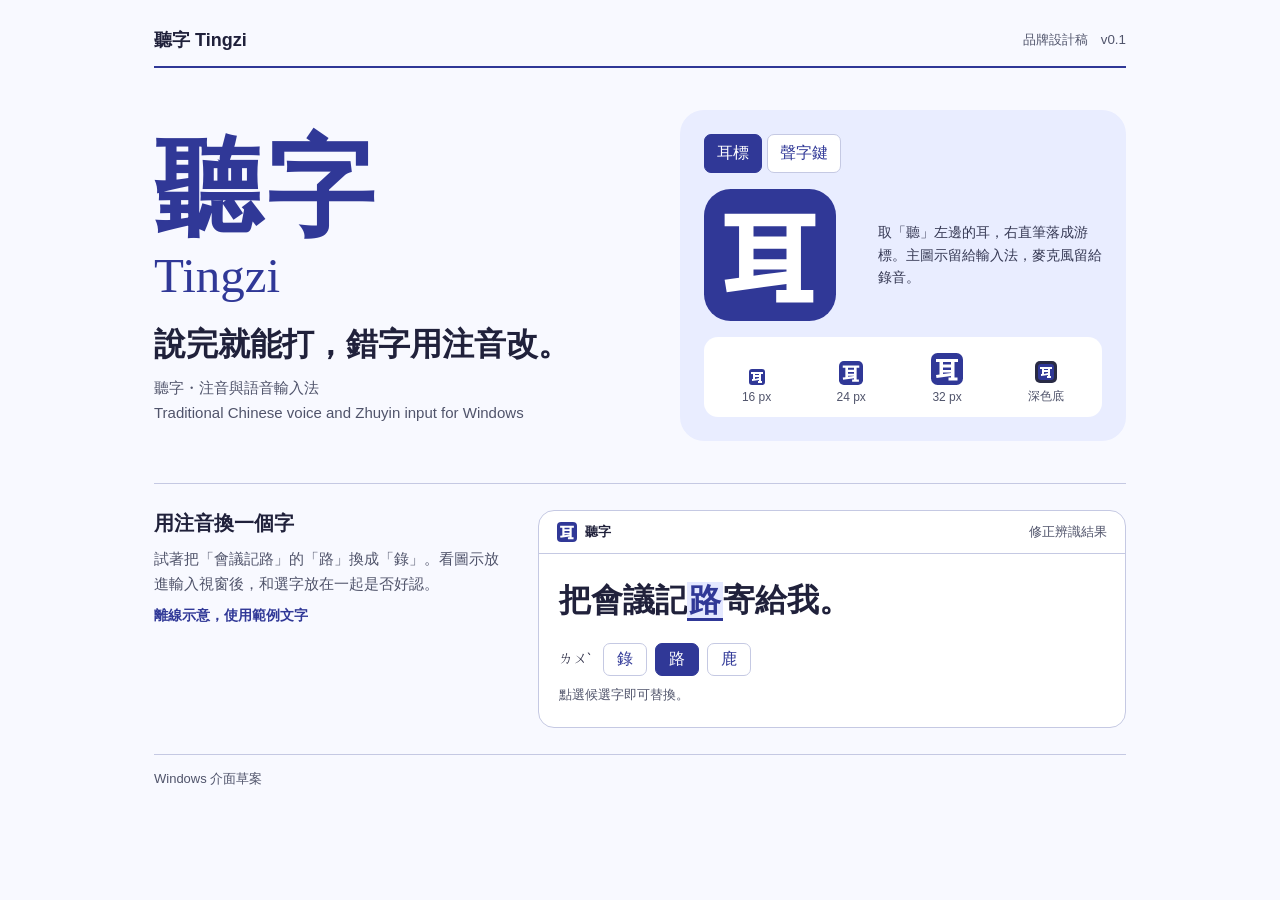
<file: docs/design/tingzi/index.html>
<!doctype html>
<html lang="zh-Hant-TW">
<meta charset="utf-8"><meta name="viewport" content="width=device-width,initial-scale=1">
<title>聽字 Tingzi｜品牌與輸入介面草案</title>
<style>
:root{font-family:"Segoe UI","Microsoft JhengHei",sans-serif;color:#20213b;background:#f8f9ff;--ink:#303897;--light:#e4e8ff;--rule:#c5c9e3}
*{box-sizing:border-box}body{margin:0}main{max-width:1100px;margin:auto;padding:28px clamp(16px,5vw,70px) 48px}header,footer,.caption,.toolbar,.choices,.sizes{display:flex;align-items:center;gap:12px;flex-wrap:wrap}header,footer{justify-content:space-between}header{border-bottom:2px solid var(--ink);padding-bottom:14px}header b{font-size:18px}small,figcaption,footer{color:#50546b}h1,h2,p,figure{margin:0}h2{font-size:20px}.hero{display:grid;grid-template-columns:1.1fr 1fr;align-items:center;gap:36px;margin:42px 0}.hero h1{font-size:clamp(64px,9vw,108px);line-height:1.17;color:var(--ink);letter-spacing:.035em}.wordmark{font-family:Georgia,serif;color:var(--ink);font-size:clamp(30px,4vw,49px);line-height:1}.lead{font-size:clamp(21px,3vw,32px);line-height:1.5;font-weight:650;margin:20px 0 8px}.sub{font-size:15px;line-height:1.65;color:#50546b}
.proof{background:#e9edff;border-radius:24px;padding:24px;display:grid;gap:16px}.markrow{display:flex;justify-content:space-between;align-items:center;gap:16px}.markrow>img{width:clamp(80px,11vw,132px)}.sizes{justify-content:space-around;background:white;border-radius:14px;padding:12px 8px;gap:6px}.sizes figure{display:grid;grid-template-rows:34px auto;justify-items:center;align-items:end;font-size:12px;gap:5px}.night{background:#292b45;border-radius:5px;padding:3px;display:inline-grid}
.choices{gap:5px}.choices button,.candidates button{appearance:none;font:inherit;background:white;color:var(--ink);border:1px solid var(--rule);border-radius:7px;padding:8px 12px;cursor:pointer}.choices button[aria-pressed=true],.candidates button[aria-pressed=true]{color:white;background:var(--ink);border-color:var(--ink)}button:focus-visible{outline:3px solid #c25000;outline-offset:2px}.detail{font-size:14px;line-height:1.6;color:#363954;max-width:16em}
.sample{display:grid;grid-template-columns:1fr 1.65fr;border-top:1px solid var(--rule);padding:26px 0;gap:28px}.sample p{margin-top:10px}.desk{background:#fff;border:1px solid var(--rule);border-radius:16px;overflow:hidden}.toolbar{font-size:13px;border-bottom:1px solid var(--rule);padding:11px 18px;justify-content:space-between;color:#50546b}.toolbar span:first-child{display:flex;gap:8px;align-items:center;font-weight:700;color:#20213b}.composer{padding:20px}.sentence{font-size:clamp(21px,3.3vw,32px);line-height:1.65;font-weight:600}.sentence mark{color:var(--ink);background:var(--light);border-bottom:3px solid var(--ink);padding:0 2px}.candidates{display:flex;gap:8px;align-items:center;flex-wrap:wrap;margin-top:16px}.candidates span{font-size:14px;margin-right:4px}.candidates button{padding:5px 13px}.status{font-size:13px;color:#50546b;min-height:1.6em}.caption{margin-top:6px;color:var(--ink);font-weight:600;font-size:14px}footer{border-top:1px solid var(--rule);padding-top:15px;font-size:13px}a{color:var(--ink)}
@media(max-width:680px){.hero,.sample{grid-template-columns:1fr;gap:19px}.hero{margin:24px 0}.proof{padding:18px}.markrow{justify-content:flex-start}.sample{padding:20px 0}}
</style>
<main>
<header><b>聽字 <span lang="en">Tingzi</span></b><small>品牌設計稿　v0.1</small></header>
<section class="hero" aria-label="品牌與圖示">
<div><h1>聽字</h1><div class="wordmark" lang="en">Tingzi</div><p class="lead">說完就能打，錯字用注音改。</p><p class="sub">聽字・注音與語音輸入法<br><span lang="en">Traditional Chinese voice and Zhuyin input for Windows</span></p></div>
<div class="proof"><div class="choices" role="group" aria-label="選擇圖示"><button data-mark="ear-caret" aria-pressed="true">耳標</button><button data-mark="sound-key" aria-pressed="false">聲字鍵</button></div>
<div class="markrow"><img class="icon" src="ear-caret.svg" alt="選用的圖示"><p class="detail" id="reason">取「聽」左邊的耳，右直筆落成游標。主圖示留給輸入法，麥克風留給錄音。</p></div>
<div class="sizes" aria-label="圖示實際尺寸"><figure><img class="micro" src="ear-caret-16.svg" alt="" width="16" height="16"><figcaption>16 px</figcaption></figure><figure><img class="icon" src="ear-caret.svg" alt="" width="24" height="24"><figcaption>24 px</figcaption></figure><figure><img class="icon" src="ear-caret.svg" alt="" width="32" height="32"><figcaption>32 px</figcaption></figure><figure><span class="night"><img class="micro" src="ear-caret-16.svg" alt="" width="16" height="16"></span><figcaption>深色底</figcaption></figure></div></div>
</section>
<section class="sample" aria-labelledby="demo"><div><h2 id="demo">用注音換一個字</h2><p class="sub">試著把「會議記路」的「路」換成「錄」。看圖示放進輸入視窗後，和選字放在一起是否好認。</p><p class="caption">離線示意，使用範例文字</p></div>
<div class="desk"><div class="toolbar"><span><img class="icon" src="ear-caret.svg" alt="" width="20" height="20">聽字</span><span>修正辨識結果</span></div><div class="composer"><div class="sentence">把會議記<mark id="word">路</mark>寄給我。</div><div class="candidates" role="group" aria-label="ㄌㄨˋ 的候選字"><span>ㄌㄨˋ</span><button aria-pressed="false">錄</button><button aria-pressed="true">路</button><button aria-pressed="false">鹿</button></div><p class="status" id="status" aria-live="polite">點選候選字即可替換。</p></div></div></section>
<footer><span>Windows 介面草案</span></footer>
</main>
<script>
for(const button of document.querySelectorAll('[data-mark]'))button.onclick=()=>{
 const name=button.dataset.mark,ear=name==='ear-caret';
 for(const el of document.querySelectorAll('[data-mark]'))el.setAttribute('aria-pressed',String(el===button));
 for(const img of document.querySelectorAll('.icon,.micro'))img.src=name+(ear&&img.classList.contains('micro')?'-16':'')+'.svg';
 document.getElementById('reason').textContent=ear?'取「聽」左邊的耳，右直筆落成游標。主圖示留給輸入法，麥克風留給錄音。':'鍵帽裡放一段聲紋。語音與打字容易聯想，縮小時則容易看成錄音工具。';
};
for(const button of document.querySelectorAll('.candidates button'))button.onclick=()=>{
 for(const el of document.querySelectorAll('.candidates button'))el.setAttribute('aria-pressed',String(el===button));
 document.getElementById('word').textContent=button.textContent;
 document.getElementById('status').textContent='目前選用「'+button.textContent+'」。';
};
</script>
</html>
</file>
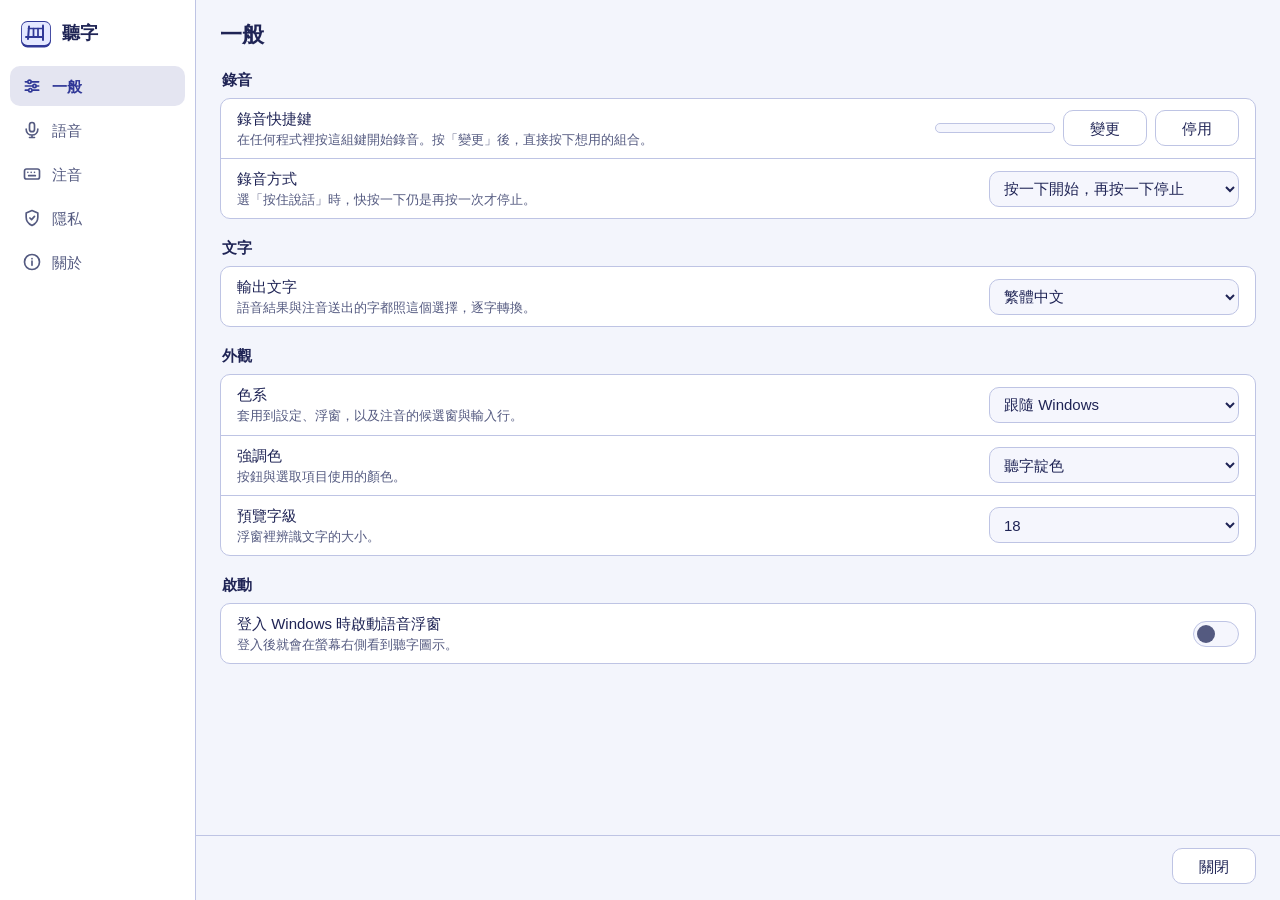
<file: app/ui/settings.html>
<!doctype html>
<html lang="zh-Hant">
<head>
  <meta charset="utf-8">
  <meta name="viewport" content="width=device-width, initial-scale=1">
  <title>聽字・注音與語音輸入法 · 設定</title>
  <link rel="stylesheet" href="tokens.css">
  <link rel="stylesheet" href="theme.css">
  <link rel="stylesheet" href="settings.css">
</head>
<body>
  <svg class="sprite" aria-hidden="true">
    <symbol id="i-mic" viewBox="0 0 24 24"><rect x="9" y="3" width="6" height="11" rx="3"/><path d="M5 11C5 15 8 18 12 18C16 18 19 15 19 11M12 18V21M9 21H15"/></symbol>
    <symbol id="i-keyboard" viewBox="0 0 24 24"><rect x="3" y="6" width="18" height="12" rx="2.5"/><path d="M7 10H7.01M11 10H11.01M15 10H15.01M8 14H16"/></symbol>
    <symbol id="i-info" viewBox="0 0 24 24"><circle cx="12" cy="12" r="9"/><path d="M12 11V16M12 8H12.01"/></symbol>
    <symbol id="i-settings" viewBox="0 0 24 24"><path d="M4 7H6M12 7H20M4 12H12M18 12H20M4 17H7M13 17H20"/><circle cx="9" cy="7" r="2"/><circle cx="15" cy="12" r="2"/><circle cx="10" cy="17" r="2"/></symbol>
    <symbol id="i-privacy" viewBox="0 0 24 24"><path d="M12 3L19 6V11C19 15.5 16 19 12 21C8 19 5 15.5 5 11V6Z"/><path d="M9.5 12L11.5 14L15 10"/></symbol>
  </svg>

  <nav class="side" aria-label="設定分類">
    <div class="brand"><img src="mark.svg" alt="" width="32" height="32"><span>聽字</span></div>
    <div role="tablist" aria-orientation="vertical">
      <button role="tab" id="tab-general" aria-controls="page-general" aria-selected="true"><svg class="glyph"><use href="#i-settings"/></svg>一般</button>
      <button role="tab" id="tab-voice" aria-controls="page-voice" aria-selected="false" tabindex="-1"><svg class="glyph"><use href="#i-mic"/></svg>語音</button>
      <button role="tab" id="tab-zhuyin" aria-controls="page-zhuyin" aria-selected="false" tabindex="-1"><svg class="glyph"><use href="#i-keyboard"/></svg><span data-mac="自訂詞">注音</span></button>
      <button role="tab" id="tab-privacy" aria-controls="page-privacy" aria-selected="false" tabindex="-1"><svg class="glyph"><use href="#i-privacy"/></svg>隱私</button>
      <button role="tab" id="tab-about" aria-controls="page-about" aria-selected="false" tabindex="-1"><svg class="glyph"><use href="#i-info"/></svg>關於</button>
    </div>
  </nav>

  <div class="main">
    <div class="pages">
      <section id="page-general" role="tabpanel" aria-labelledby="tab-general">
        <h1>一般</h1>
        <h2>錄音</h2>
        <div class="card">
          <div class="row">
            <div class="what"><span class="name">錄音快捷鍵</span><p id="hotkey-note">在任何程式裡按這組鍵開始錄音。按「變更」後，直接按下想用的組合。</p></div>
            <div class="group"><kbd id="hotkey-label" class="hotkey" aria-live="polite"></kbd><input id="hotkey" type="hidden">
              <button id="hotkey-change" type="button" class="button" aria-label="變更錄音快捷鍵">變更</button>
              <button id="hotkey-off" type="button" class="button" aria-label="停用錄音快捷鍵">停用</button></div></div>
          <div class="row">
            <div class="what"><label for="hold">錄音方式</label><p>選「按住說話」時，快按一下仍是再按一次才停止。</p></div>
            <select id="hold" class="wide"><option value="0">按一下開始，再按一下停止</option><option value="1">按住說話，放開送出</option></select></div>
        </div>
        <h2>文字</h2>
        <div class="card">
          <div class="row">
            <div class="what"><label for="script">輸出文字</label><p data-mac="語音結果照這個選擇，逐字轉換。">語音結果與注音送出的字都照這個選擇，逐字轉換。</p></div>
            <select id="script" class="wide"><option value="0">繁體中文</option><option value="1">簡體中文</option></select></div>
        </div>
        <h2>外觀</h2>
        <div class="card">
          <div class="row">
            <div class="what"><label for="appearance">色系</label><p data-mac="套用到設定和浮窗。">套用到設定、浮窗，以及注音的候選窗與輸入行。</p></div>
            <select id="appearance" class="wide"><option value="0" data-mac="跟隨 macOS">跟隨 Windows</option><option value="1">淺色</option><option value="2">深色</option></select></div>
          <div class="row">
            <div class="what"><label for="accent">強調色</label><p>按鈕與選取項目使用的顏色。</p></div>
            <select id="accent" class="wide"><option value="0">聽字靛色</option><option value="1" data-mac="跟隨 macOS 強調色">跟隨 Windows 強調色</option></select></div>
          <div class="row">
            <div class="what"><label for="text-size">預覽字級</label><p>浮窗裡辨識文字的大小。</p></div>
            <select id="text-size" class="wide"><option value="18">18</option><option value="20">20</option><option value="24">24</option></select></div>
        </div>
        <h2>啟動</h2>
        <div class="card">
          <div class="row">
            <div class="what"><label for="startup" data-mac="登入 macOS 時啟動語音浮窗">登入 Windows 時啟動語音浮窗</label><p>登入後就會在螢幕右側看到聽字圖示。</p></div>
            <input id="startup" type="checkbox" role="switch" class="switch"></div>
        </div>
      </section>

      <section id="page-voice" role="tabpanel" aria-labelledby="tab-voice" hidden>
        <h1>語音</h1>
        <h2>麥克風</h2>
        <div class="card" id="mic-card">
          <div class="row">
            <div class="what"><label for="microphone">麥克風</label><p>語音輸入使用的收音裝置。</p></div>
            <select id="microphone" class="wide"></select></div>
          <div class="row">
            <div class="what"><span class="name">測試收音</span><p>按「測試」後說話，音量條會跟著動，十秒後自動停止。</p></div>
            <div class="group"><div class="meter" aria-hidden="true"><span id="mic-level"></span></div><button id="mic-test" type="button" class="button" aria-label="測試麥克風">測試</button></div></div>
          <div class="row">
            <div class="what"><label for="noise-suppression">降噪</label><p id="noise-suppression-note">減少背景噪音。處理過的聲音有時會讓辨識變得不準，預設關閉。</p></div>
            <input id="noise-suppression" type="checkbox" role="switch" class="switch" aria-describedby="noise-suppression-note"></div>
        </div>
        <h2>辨識</h2>
        <div class="card" id="engine-card">
          <div class="row engine-setting"><div id="engine-label">辨識方式</div>
            <div class="engine-grid" role="group" aria-labelledby="engine-label" aria-describedby="engine-current">
              <button type="button" data-engine="local" aria-pressed="false"><svg viewBox="0 0 24 24" aria-hidden="true" focusable="false"><path d="M3 4h18v13H3z M8 21h8m-4-4v4"/></svg>本機 Whisper</button>
              <button type="button" data-engine="api" aria-pressed="false"><svg viewBox="0 0 24 24" aria-hidden="true" focusable="false"><path d="m8 7-5 5 5 5m8-10 5 5-5 5m-3-14-2 18"/></svg>自選服務</button>
              <button type="button" data-engine="codex" aria-pressed="false"><svg viewBox="0 0 24 24" aria-hidden="true" focusable="false"><path d="M2 4h20v16H2z M6 9l3 3-3 3m6 0h5"/></svg>Codex</button>
              <button type="button" data-engine="claude" disabled aria-describedby="claude-reason"><svg viewBox="0 0 24 24" aria-hidden="true" focusable="false"><path d="m12 2 1 7 5-5-3 6 7-1-6 4 5 4-7-2 1 7-4-6-4 5 2-7-7 1 6-4-5-4 7 2z"/></svg>Claude</button>
            </div><select id="engine" hidden><option value="local"></option><option value="api"></option><option value="codex"></option></select>
            <div class="what"><p id="engine-current" role="status"></p><p id="engine-note"></p><p id="claude-reason">Claude 聽寫尚未接通，暫時無法選用。</p></div></div>
          <div class="row sub" id="local-model-row">
            <div class="what"><label for="local-model">本機模型</label><p>較大的模型比較準，但只用 CPU 時每句要等比較久。</p></div>
            <select id="local-model" class="wide"></select></div>
          <div class="row sub" id="gpu-row">
            <div class="what"><label for="gpu">顯示卡加速</label><p id="gpu-note"></p></div>
            <div class="group"><button id="gpu-get" type="button" class="button"></button><input id="gpu" type="checkbox" role="switch" class="switch"></div></div>
          <div class="row sub" id="update-row" hidden>
            <div class="what"><span class="name">辨識程式有新版本</span><p id="update-note"></p></div>
            <button id="update-get" type="button" class="button"></button></div>
          <div class="row sub" id="fetch-row" hidden>
            <div class="what"><span class="name" id="fetch-title"></span><p id="fetch-note" role="status" aria-live="polite"></p></div>
            <div class="group"><div class="meter" aria-hidden="true"><span id="fetch-level"></span></div><button id="fetch-cancel" type="button" class="button">取消</button></div></div>
          <div class="row sub" id="api-url-row">
            <div class="what"><label for="api-url">服務網址</label><p>OpenAI 格式的轉寫服務，例如 OpenAI、Groq，或自己電腦上的 Whisper 服務（http://localhost）。</p></div>
            <input id="api-url" type="text" class="wide" maxlength="300" autocomplete="off" spellcheck="false" placeholder="https://api.openai.com/v1"></div>
          <div class="row sub" id="api-model-row">
            <div class="what"><label for="api-model">模型名稱</label><p>依服務填寫，例如 OpenAI 的 whisper-1。自訂詞會一起送出，幫服務認出專有名詞。</p></div>
            <input id="api-model" type="text" class="wide" maxlength="120" autocomplete="off" spellcheck="false" placeholder="whisper-1"></div>
          <div class="row sub" id="api-key-row">
            <div class="what"><label for="api-key">金鑰</label><p id="api-key-note"></p></div>
            <div class="group"><input id="api-key" type="password" maxlength="2048" autocomplete="off" spellcheck="false" placeholder="貼上新的金鑰"><button id="api-key-clear" type="button" class="button" aria-label="刪除已存的金鑰">刪除</button></div></div>
          <div class="row sub">
            <div class="what"><label for="streaming-asr">邊講邊出字</label><p id="streaming-asr-note">實驗功能。使用 Codex 線上辨識時可開啟。</p></div>
            <input id="streaming-asr" type="checkbox" role="switch" class="switch" aria-describedby="streaming-asr-note" disabled></div>
        </div>
        <h2>文字處理</h2>
        <div class="card">
          <div class="row">
            <div class="what"><label for="use-phrases">套用自訂詞</label><p data-mac="把同音的字換成你的自訂詞，例如人名和專有名詞。自訂詞在「自訂詞」頁管理。">把同音的字換成你的自訂詞，例如人名和專有名詞。自訂詞在「注音」頁管理。</p></div>
            <input id="use-phrases" type="checkbox" role="switch" class="switch"></div>
          <div class="row" data-windows>
            <div class="what"><label for="learn-fixes">從改字學詞</label><p>口述之後用注音把聽錯的詞逐字選對，之後的口述會自動寫成這個詞。需要開著「注音」頁的本機學習和「隱私」頁的辨識紀錄。</p></div>
            <div class="group"><button id="show-voice-learned" type="button" class="button" aria-label="查看從改字學會的詞">查看</button><input id="learn-fixes" type="checkbox" role="switch" class="switch"></div></div>
          <div class="row">
            <div class="what"><label for="use-replacements">套用取代規則</label><p>把常聽錯的字換成你要的寫法，例如把「github」換成「GitHub」。</p></div>
            <div class="group"><button id="manage-replacements" type="button" class="button" aria-label="管理取代規則">管理</button><input id="use-replacements" type="checkbox" role="switch" class="switch"></div></div>
          <div class="row">
            <div class="what"><label for="tidy">整理口語</label><p>去掉句首的「嗯、呃、欸」和重複的字詞，補上中文標點。不會改寫你的句子。</p></div>
            <input id="tidy" type="checkbox" role="switch" class="switch"></div>
        </div>
        <h2>AI 潤稿</h2>
        <div class="card">
          <div class="row">
            <div class="what"><label for="refine">AI 潤稿</label><p>開啟後，辨識出的文字（不是錄音）會送到下面填的服務，整理改口、贅詞和標點；網址是 localhost 時文字留在這台電腦。</p></div>
            <input id="refine" type="checkbox" role="switch" class="switch"></div>
          <div class="row sub">
            <div class="what"><label for="refine-url">服務網址</label><p>OpenAI 格式的對話服務，例如 OpenAI，或自己電腦上的 Ollama（http://localhost）。</p></div>
            <input id="refine-url" type="text" class="wide" maxlength="300" autocomplete="off" spellcheck="false" placeholder="https://api.openai.com/v1"></div>
          <div class="row sub">
            <div class="what"><label for="refine-model">模型名稱</label><p>依服務填寫。自訂詞會一起送出，讓模型照你的寫法。</p></div>
            <input id="refine-model" type="text" class="wide" maxlength="120" autocomplete="off" spellcheck="false" placeholder="模型名稱"></div>
          <div class="row sub">
            <div class="what"><label for="refine-key">金鑰</label><p id="refine-key-note"></p></div>
            <div class="group"><input id="refine-key" type="password" maxlength="2048" autocomplete="off" spellcheck="false" placeholder="貼上新的金鑰"><button id="refine-key-clear" type="button" class="button" aria-label="刪除已存的潤稿金鑰">刪除</button></div></div>
          <div class="row sub">
            <div class="what"><label for="refine-note">補充說明</label><p>給模型的額外說明，例如想要的格式或常用的專有名詞，最多 500 個字。</p></div>
            <textarea id="refine-note" class="wide" rows="3" maxlength="500" spellcheck="false"></textarea></div>
          <div class="row sub">
            <div class="what"><label for="refine-language">輸出語言</label><p>選英文時，說中文會得到英文；選繁體中文時，說英文會得到中文。也可以在「依程式設定」為個別程式選。</p></div>
            <select id="refine-language"><option value="">和說的話相同</option><option value="en">英文</option><option value="zh-TW">繁體中文</option></select></div>
          <div class="row sub">
            <div class="what"><label for="rewrite-selection">用語音改寫選取的文字</label><p data-mac="在任何程式裡選取一段文字，按 Control+Option+E 說出要怎麼改（例如「改得客氣一點」「整理成條列」「翻成英文」），再按一次 Control+Option+E，選取的文字就換成改寫後的結果。選取的文字和你說的話會送到上面的潤稿服務；失敗時原文和剪貼簿都不變。">在任何程式裡選取一段文字，按 Ctrl+Alt+E 說出要怎麼改（例如「改得客氣一點」「整理成條列」「翻成英文」），再按一次 Ctrl+Alt+E，選取的文字就換成改寫後的結果。選取的文字和你說的話會送到上面的潤稿服務；失敗時原文和剪貼簿都不變。</p></div>
            <input id="rewrite-selection" type="checkbox" role="switch" class="switch"></div>
          <div class="row sub">
            <div class="what"><span class="name">測試潤稿</span><p>用一句固定的範例試試上面填的服務，不會儲存設定。</p><p id="refine-result" role="status" aria-live="polite"></p></div>
            <button id="refine-test" type="button" class="button" aria-label="測試潤稿服務">測試</button></div>
        </div>
        <h2>送出</h2>
        <div class="card">
          <div class="row">
            <div class="what"><label for="delivery">辨識完成後</label><p>錄音途中切換到別的視窗時，文字會留在浮窗預覽，不會貼錯地方。</p></div>
            <select id="delivery" class="wide"><option value="0">自動插入並複製文字</option><option value="1">只複製到剪貼簿</option><option value="2">只顯示預覽</option></select></div>
          <div class="row">
            <div class="what"><span class="name">依程式設定</span><p>對終端機、程式編輯器或聊天軟體另外決定整理口語、AI 潤稿、輸出文字、送出方式和句尾句號。</p></div>
            <button id="manage-app-rules" type="button" class="button" aria-label="管理依程式設定">管理</button></div>
        </div>
      </section>

      <section id="page-zhuyin" role="tabpanel" aria-labelledby="tab-zhuyin" hidden>
        <h1 data-mac="自訂詞">注音</h1>
        <h2 data-windows>打字</h2>
        <div class="card" data-windows>
          <div class="row">
            <div class="what"><label for="key-layout">鍵盤配置</label><p>注音符號在鍵盤上的排法。</p></div>
            <select id="key-layout" class="wide"><option value="0">標準（大千）</option><option value="1">倚天</option></select></div>
          <div class="row">
            <div class="what"><label for="segment">整句選字方式</label><p>「整句最佳」比較整句的詞頻；「長詞優先」先定案長詞，再由左到右決定其餘的字。</p></div>
            <select id="segment" class="wide"><option value="0">整句最佳</option><option value="1">長詞優先</option></select></div>
          <div class="row">
            <div class="what"><label for="candidate-size">候選窗字級</label><p>選字清單的文字大小。</p></div>
            <select id="candidate-size" class="wide"><option value="20">20 px</option><option value="24">24 px</option><option value="32">32 px</option></select></div>
          <div class="row">
            <div class="what"><label for="line-size">大字輸入行</label><p>打字時在游標旁放大顯示正在組的字。</p></div>
            <select id="line-size" class="wide"><option value="0">關閉</option><option value="36">36 px</option><option value="44">44 px</option><option value="52">52 px</option></select></div>
        </div>
        <p class="note" data-windows>以上四項會立刻存下，在重新開啟的應用程式生效。</p>
        <h2>詞語</h2>
        <div class="card">
          <div class="row">
            <div class="what"><span class="name">自訂詞</span><p id="words-note" data-mac="加入姓名、專有名詞等詞語，語音辨識的同音字會換成這些詞。">加入姓名、專有名詞等詞語，打注音時優先出現。</p></div>
            <button id="manage-words" type="button" class="button" aria-label="管理自訂詞">管理</button></div>
          <div class="row" data-windows>
            <div class="what"><span class="name">文字範本</span><p>打出觸發詞的注音後按 ↓，從候選清單選出整段文字，例如地址或常用回覆。</p></div>
            <button id="manage-templates" type="button" class="button" aria-label="管理文字範本">管理</button></div>
        </div>
        <h2 data-windows>學習</h2>
        <div class="card" data-windows>
          <div class="row">
            <div class="what"><label for="learning">本機學習</label><p id="learning-note">讀取學習狀態中…</p></div>
            <input id="learning" type="checkbox" role="switch" class="switch" disabled></div>
          <div class="row" id="learned-row">
            <div class="what"><span class="name">已學會的詞</span><p>打字時連續選出的字會記成新詞。記錯的可以在這裡刪掉。</p></div>
            <button id="show-learned" type="button" class="button" aria-label="查看已學會的詞">查看</button></div>
        </div>
        <h2 data-windows>輸入法</h2>
        <div class="card" data-windows>
          <div class="row">
            <div class="what"><span class="name">切換到注音輸入法</span><p id="keyboard-note">切換後，在原本的應用程式內打字。</p></div>
            <button id="open-keyboard" type="button" class="button" aria-label="切換到注音輸入法">切換</button></div>
          <div class="row">
            <div class="what"><span class="name">Windows 語言與鍵盤設定</span><p>管理 Windows 的鍵盤清單和輸入語言。</p></div>
            <button id="open-language" type="button" class="button" aria-label="開啟 Windows 輸入法設定">開啟</button></div>
        </div>
        <h2 data-windows>打字時的按鍵</h2>
        <p class="note" data-windows>Shift 加 ， 。 ？ ！ 等鍵輸入全形標點，[ ] 輸入「」，` 開啟符號表。組字時按 Tab 把第一個詞切短，選字時按 Tab 切換近音字。Shift＋Enter 送出並把這段字存成自訂詞。</p>
      </section>

      <section id="page-privacy" role="tabpanel" aria-labelledby="tab-privacy" hidden>
        <h1>隱私</h1>
        <p class="note" data-mac="自訂詞、辨識紀錄和本機語音辨識都在這台電腦上處理。只有在「語音」頁選用線上辨識時，錄音才會送到你選的服務。開啟「AI 潤稿」時，辨識出的文字（不是錄音）會送到你填的潤稿服務；開啟「用語音改寫選取的文字」時，你選取的文字也會送去。">注音組字、學習資料、自訂詞和本機語音辨識都在這台電腦上處理。只有在「語音」頁選用線上辨識時，錄音才會送到你選的服務。開啟「AI 潤稿」時，辨識出的文字（不是錄音）會送到你填的潤稿服務；開啟「用語音改寫選取的文字」時，你選取的文字也會送去。</p>
        <h2>這台電腦上的資料</h2>
        <div class="card">
          <div class="row">
            <div class="what"><label for="keep-history">保留最近 50 則辨識紀錄</label><p id="history-note" data-mac="沒貼上的文字可以從浮窗的紀錄取回，或按 Option+Shift+Z 再貼一次上一則。">沒貼上的文字可以從浮窗的紀錄取回，或按 Alt+Shift+Z 再貼一次上一則。</p></div>
            <div class="group"><button id="history-clear" type="button" class="button" aria-label="清除辨識紀錄">清除</button><input id="keep-history" type="checkbox" role="switch" class="switch"></div></div>
          <div class="row" id="learning-data">
            <div class="what"><span class="name">學習資料</span><p id="learning-data-note">匯出成文字檔帶到另一台電腦再匯入，或全部清除。</p></div>
            <div class="group"><button id="learning-import" type="button" class="button" aria-label="匯入學習資料">匯入</button><button id="learning-export" type="button" class="button" aria-label="匯出學習資料">匯出</button><button id="learning-clear" type="button" class="button" aria-label="清除學習資料">清除</button></div></div>
          <div class="row">
            <div class="what"><span class="name">個人資料夾</span><p data-mac="存放設定、辨識紀錄和自訂詞；刪除它就會清除這台電腦上所有的個人資料。">存放設定、學習資料和自訂詞；刪除它就會清除這台電腦上所有的個人資料。</p></div>
            <button id="open-folder" type="button" class="button" aria-label="開啟個人資料夾">開啟</button></div>
        </div>
      </section>

      <section id="page-about" role="tabpanel" aria-labelledby="tab-about" hidden>
        <h1>關於</h1>
        <div class="card">
          <div class="row identity"><img src="mark.svg" alt="" width="48" height="48">
            <div class="what"><span class="name title" data-mac="聽字・語音輸入">聽字・注音與語音輸入法</span><p id="version"></p></div></div>
        </div>
        <h2>更新</h2>
        <div class="card">
          <div class="row">
            <div class="what"><span class="name" id="update-title">目前已是最新版</span><p id="update-note"></p></div>
            <div class="group"><button id="update-check" type="button" class="button">立即檢查</button><button id="update-install" type="button" class="button primary" hidden>下載並安裝</button></div></div>
          <div class="row" id="update-notes-row" hidden>
            <details class="what"><summary>這一版改了什麼</summary><div id="update-notes" class="release-notes"></div></details></div>
          <div class="row">
            <div class="what"><label for="check-updates">自動更新</label><p>開啟時，聽字每天最多向 GitHub 查詢一次有沒有新版，只會送出目前的版本號；有新版就在背景下載並核對，下載好後詢問是否安裝。關閉後不會自動連線，要更新時按「立即檢查」。</p></div>
            <input id="check-updates" type="checkbox" role="switch" class="switch"></div>
        </div>
        <h2>開始使用</h2>
        <div class="card">
          <div class="row">
            <div class="what"><span class="name">首次設定</span><p>重新走一次麥克風、辨識方式與練習的步驟。</p></div>
            <button id="open-welcome" type="button" class="button" aria-label="重新開始首次設定">開始</button></div>
        </div>
        <h2>連結</h2>
        <div class="card">
          <div class="row">
            <div class="what"><span class="name">專案首頁</span><p>原始碼、說明文件與更新紀錄。</p></div>
            <button id="open-home" type="button" class="button" aria-label="開啟專案首頁">開啟</button></div>
          <div class="row">
            <div class="what"><span class="name">回報問題</span><p>整理好版本、系統、設定和最近的操作記錄，先給你看過，再到 GitHub 送出。不含辨識的文字、錄音和金鑰。</p></div>
            <div class="group"><button id="open-issues" type="button" class="button" aria-label="查看已回報的問題">查看已回報的</button><button id="open-report" type="button" class="button primary">回報問題…</button></div></div>
        </div>
        <h2>授權</h2>
        <div class="card">
          <div class="row">
            <div class="what"><span class="name">注音詞庫</span><p data-mac="程式附的字音表取自 McBopomofo（MIT 授權），用來找出自訂詞的同音字；授權全文在應用程式套件的 Resources 資料夾。">安裝包附的詞庫取自 McBopomofo（MIT 授權），授權全文在安裝資料夾的 McBopomofo-LICENSE.txt。</p></div></div>
        </div>
      </section>
    </div>
    <footer>
      <p id="status" role="status" aria-live="polite"></p>
      <button id="close" type="button" class="button">關閉</button>
    </footer>
  </div>

  <dialog id="words" aria-labelledby="words-title">
    <h1 id="words-title">自訂詞</h1>
    <p id="words-intro" class="note"></p>
    <ul id="words-list" role="listbox" tabindex="0" aria-label="已加入的項目"></ul>
    <div class="add">
      <input id="new-word" type="text" maxlength="8" autocomplete="off" aria-label="新詞">
      <button id="add-word" type="button" class="button primary">加入</button>
    </div>
    <div id="readings" class="readings"></div>
    <input id="expansion" type="text" maxlength="400" autocomplete="off" placeholder="展開後的文字" aria-label="展開後的文字" hidden>
    <p id="words-status" role="status" aria-live="polite"></p>
    <div class="group end">
      <button id="words-import" type="button" class="button">匯入</button>
      <button id="words-export" type="button" class="button">匯出</button>
      <button id="words-remove" type="button" class="button">刪除選取</button>
      <button id="words-close" type="button" class="button">關閉</button>
    </div>
  </dialog>

  <dialog id="replacements" aria-labelledby="replacements-title">
    <h1 id="replacements-title">取代規則</h1>
    <p class="note">辨識結果裡出現「聽到的字」時，換成「要換成的字」。英文字母不分大小寫，只比對完整的字；中文要完全相同。中間的空白可以有也可以沒有。</p>
    <ul id="replacements-list" class="list" role="listbox" tabindex="0" aria-label="已加入的取代規則"></ul>
    <div class="add">
      <input id="new-heard" type="text" maxlength="60" autocomplete="off" placeholder="聽到的字" aria-label="聽到的字">
      <input id="new-wanted" type="text" maxlength="200" autocomplete="off" placeholder="要換成的字" aria-label="要換成的字">
      <button id="add-replacement" type="button" class="button primary">加入</button>
    </div>
    <p id="replacements-status" class="said" role="status" aria-live="polite"></p>
    <div class="group end">
      <button id="replacements-import" type="button" class="button">匯入</button>
      <button id="replacements-export" type="button" class="button">匯出</button>
      <button id="replacements-remove" type="button" class="button">刪除選取</button>
      <button id="replacements-close" type="button" class="button">關閉</button>
    </div>
  </dialog>

  <dialog id="app-rules" aria-labelledby="app-rules-title">
    <h1 id="app-rules-title">依程式設定</h1>
    <p class="note">在這些程式裡說話時，改用這裡的選擇；選「跟隨主要設定」的項目照設定頁的選擇。程式以<span data-mac="應用程式名稱比對，例如 Safari.app。">執行檔名稱比對，例如 Code.exe。</span></p>
    <ul id="app-rules-list" class="list" role="listbox" tabindex="0" aria-label="已加入的程式"></ul>
    <input id="rule-program" type="text" maxlength="120" autocomplete="off" list="running-programs" placeholder="程式名稱，例如 Code.exe" data-mac-placeholder="程式名稱，例如 Safari.app" aria-label="程式名稱">
    <datalist id="running-programs"></datalist>
    <div class="choices">
      <label>整理口語<select id="rule-tidy"><option value="">跟隨主要設定</option><option value="1">整理</option><option value="0">不整理</option></select></label>
      <label>AI 潤稿<select id="rule-refine"><option value="">跟隨主要設定</option><option value="1">潤稿</option><option value="0">不潤稿</option></select></label>
      <label>輸出文字<select id="rule-script"><option value="">跟隨主要設定</option><option value="0">繁體中文</option><option value="1">簡體中文</option></select></label>
      <label>辨識完成後<select id="rule-delivery"><option value="">跟隨主要設定</option><option value="0">自動插入並複製文字</option><option value="1">只複製到剪貼簿</option><option value="2">只顯示預覽</option></select></label>
      <label>句尾句號<select id="rule-stop"><option value="0">保留</option><option value="1">去掉句尾的「。」</option></select></label>
      <label>潤稿輸出語言<select id="rule-language"><option value="">跟隨主要設定</option><option value="same">和說的話相同</option><option value="en">英文</option><option value="zh-TW">繁體中文</option></select></label>
      <label class="span">潤稿語氣<input id="rule-note" type="text" maxlength="200" autocomplete="off" placeholder="例如：口語、輕鬆；或：正式、有禮貌"></label>
    </div>
    <p id="app-rules-status" class="said" role="status" aria-live="polite"></p>
    <div class="group end">
      <button id="add-app-rule" type="button" class="button primary">加入或更新</button>
      <button id="app-rules-remove" type="button" class="button">刪除選取</button>
      <button id="app-rules-close" type="button" class="button">關閉</button>
    </div>
  </dialog>

  <dialog id="welcome" aria-labelledby="welcome-title">
    <p id="welcome-step" class="step"></p>
    <h1 id="welcome-title"></h1>
    <p id="welcome-intro" class="note"></p>
    <div id="welcome-body"></div>
    <div id="welcome-practice" class="practice" hidden>
      <ol>
        <li>按「開啟記事本」，點一下記事本的空白處。</li>
        <li>按 <kbd id="welcome-shortcut"></kbd> 開始說一句話，例如「今天下午三點開會」，說完再按一次。文字會直接出現在記事本裡。</li>
        <li data-mac="選取一個字，改成你要的寫法。">切到聽字的注音（Win＋空白鍵），把游標移到一個字後面，按 ↓ 改選同音字。</li>
      </ol>
      <div class="group"><button id="welcome-editor" type="button" class="button" data-mac="開啟文字編輯">開啟記事本</button><button id="welcome-keyboard" type="button" class="button" data-windows>切換到注音</button></div>
    </div>
    <p id="welcome-status" class="said" role="status" aria-live="polite"></p>
    <div class="group end">
      <button id="welcome-skip" type="button" class="button">略過這一步</button>
      <button id="welcome-back" type="button" class="button">上一步</button>
      <button id="welcome-next" type="button" class="button primary">下一步</button>
    </div>
  </dialog>

  <dialog id="voice-learned" aria-labelledby="voice-learned-title">
    <h1 id="voice-learned-title">從改字學會的詞</h1>
    <p class="note">口述寫錯、你用注音改對的詞。之後的口述遇到同音的字會換成這些詞。刪掉的詞不會再學。</p>
    <ul id="voice-learned-list" class="list" role="listbox" tabindex="0" aria-label="從改字學會的詞"></ul>
    <p id="voice-learned-status" class="said" role="status" aria-live="polite"></p>
    <div class="group end">
      <button id="voice-learned-remove" type="button" class="button">刪除選取</button>
      <button id="voice-learned-close" type="button" class="button">關閉</button>
    </div>
  </dialog>

  <dialog id="learned" aria-labelledby="learned-title">
    <h1 id="learned-title">已學會的詞</h1>
    <p class="note">打字時連續選出的字會記成新詞；只出現過一次的標為「暫記」，第二次打出才會列入候選字。刪掉的詞不會再優先出現。</p>
    <ul id="learned-list" class="list" role="listbox" tabindex="0" aria-label="已學會的詞"></ul>
    <p id="learned-status" class="said" role="status" aria-live="polite"></p>
    <div class="group end">
      <button id="learned-remove" type="button" class="button">刪除選取</button>
      <button id="learned-close" type="button" class="button">關閉</button>
    </div>
  </dialog>

  <dialog id="report" aria-labelledby="report-title">
    <h1 id="report-title">回報問題</h1>
    <p class="note">下面是要附在回報裡的內容：聽字版本、系統、你的設定，以及最近的操作記錄（何時辨識、花了多久、哪裡失敗）。裡面沒有你說的話或打的字、錄音和金鑰，資料夾裡的使用者名稱也已換掉。送出前可以直接在框裡刪改。</p>
    <textarea id="report-text" rows="14" spellcheck="false" aria-label="回報內容"></textarea>
    <p class="note">按「到 GitHub 回報」會複製這些內容，並在瀏覽器開啟已填好的回報頁；請補上發生了什麼事、怎麼操作的，再按送出。回報會公開在 GitHub 上。沒有 GitHub 帳號的話，可以存成檔案再寄給別人幫忙。</p>
    <p id="report-status" class="said" role="status" aria-live="polite"></p>
    <div class="group end">
      <button id="report-save" type="button" class="button">存成檔案</button>
      <button id="report-copy" type="button" class="button">複製</button>
      <button id="report-send" type="button" class="button primary">到 GitHub 回報</button>
      <button id="report-close" type="button" class="button">關閉</button>
    </div>
  </dialog>
  <script src="settings.js"></script>
</body>
</html>
</file>
<file: app/ui/tokens.css>
/* Written by assets/design/build_tokens.py from assets/design/tokens.json; edit that file instead. */
:root {
  color-scheme: light;
  --back: #f3f5fc;
  --surface: #ffffff;
  --input: #f5f6fd;
  --text: #1f2455;
  --muted: #545a80;
  --border: #bec4e4;
  --accent: #303897;
  --on-accent: #ffffff;
  --danger: #b0281e;
  --tint: color-mix(in srgb, var(--accent) 13%, var(--surface));
  --accent-text: color-mix(in srgb, #ffffff 0%, var(--accent));
  --keycap-ink: #303897;
  --keycap-face: #e4e8ff;
  --recording: #d63a37;
  --radius-sm: 6px;
  --radius-md: 10px;
  --radius-lg: 16px;
  --radius-pill: 999px;
  --font-xs: 12px;
  --font-sm: 13px;
  --font-md: 15px;
  --font-lg: 18px;
  --font-xl: 22px;
  --size-control: 36px;
  --motion-fast: 140ms;
  --motion-base: 200ms;
  --motion-meter: 60ms;
  --motion-wave: 900ms;
  --motion-linger: 1800ms;
  --preview-size: 20px;
}
@media (prefers-color-scheme: dark) {
  :root:not([data-theme="light"]) {
    color-scheme: dark;
    --back: #181a26;
    --surface: #202332;
    --input: #2c3044;
    --text: #e8ebff;
    --muted: #a6accd;
    --border: #4a4f70;
    --accent: #4b55c8;
    --on-accent: #ffffff;
    --danger: #ff8c82;
    --tint: color-mix(in srgb, var(--accent) 30%, var(--surface));
    --accent-text: color-mix(in srgb, #ffffff 60%, var(--accent));
  }
}
:root[data-theme="dark"] {
  color-scheme: dark;
  --back: #181a26;
  --surface: #202332;
  --input: #2c3044;
  --text: #e8ebff;
  --muted: #a6accd;
  --border: #4a4f70;
  --accent: #4b55c8;
  --on-accent: #ffffff;
  --danger: #ff8c82;
  --tint: color-mix(in srgb, var(--accent) 30%, var(--surface));
  --accent-text: color-mix(in srgb, #ffffff 60%, var(--accent));
}
</file>
<file: app/ui/theme.css>
/* Colours and shared pieces for every window. The app sets data-theme when the user picks light or dark. */
/* Colours, radii and sizes live in tokens.css, written from assets/design/tokens.json. */
* { box-sizing: border-box; }
html, body { height: 100%; margin: 0; }
body {
  font: var(--font-md)/1.4 "Microsoft JhengHei UI", "Segoe UI", sans-serif;
  color: var(--text);
  user-select: none;
  overflow: hidden;
}
button, select, input { font: inherit; color: inherit; }
.sprite { position: absolute; width: 0; height: 0; }
.glyph {
  width: 22px;
  height: 22px;
  fill: none;
  stroke: currentColor;
  stroke-width: 2;
  stroke-linecap: round;
  stroke-linejoin: round;
}
</file>
<file: app/ui/settings.css>
/* Rows set their own display, which would otherwise override the hidden attribute. */
[hidden] { display: none !important; }

body { display: flex; background: var(--back); }

/* Left: the five pages. */
.side {
  flex: none;
  width: 196px;
  padding: 18px 10px;
  border-right: 1px solid var(--border);
  background: var(--surface);
}
.brand { display: flex; align-items: center; gap: 10px; padding: 0 10px 16px; font-size: var(--font-lg); font-weight: 700; }
[role="tablist"] { display: flex; flex-direction: column; gap: 4px; }
[role="tab"] {
  display: flex;
  align-items: center;
  gap: 10px;
  height: 40px;
  padding: 0 12px;
  border: 0;
  border-radius: var(--radius-md);
  background: transparent;
  color: var(--muted);
  text-align: left;
  cursor: pointer;
}
[role="tab"]:hover { background: var(--input); color: var(--text); }
/* Chosen things get the soft tint; solid accent is kept for the one main action and switches that are on. */
[role="tab"][aria-selected="true"] { background: var(--tint); color: var(--accent-text); font-weight: 600; }
[role="tab"] .glyph { width: 20px; height: 20px; flex: none; }

.main { flex: 1; min-width: 0; display: flex; flex-direction: column; }
.pages { flex: 1; min-height: 0; overflow-y: auto; padding: 20px 24px 8px; }
h1 { margin: 0 0 6px; font-size: var(--font-xl); }
h2 { margin: 18px 2px 8px; font-size: var(--font-md); }

/* Settings that belong together share one card. */
.card {
  margin-bottom: 8px;
  border: 1px solid var(--border);
  border-radius: var(--radius-md);
  background: var(--surface);
}
/* One setting: name and explanation, then the control. */
.row {
  display: flex;
  align-items: center;
  gap: 14px;
  min-height: 56px;
  padding: 9px 16px;
}
/* A line between rows; a hidden row in between leaves no double line. */
.card > .row:not([hidden]) ~ .row { border-top: 1px solid var(--border); }
/* Choices that only matter for the setting above them. */
.row.sub { padding-left: 36px; }
.what { flex: 1; min-width: 0; }
.what label, .what .name { display: block; }
.what p { margin: 2px 0 0; font-size: var(--font-sm); color: var(--muted); }
.title { font-size: var(--font-lg); font-weight: 700; }
.note { margin: 4px 4px 10px; font-size: var(--font-sm); color: var(--muted); }
.group { flex: none; display: flex; align-items: center; gap: 8px; }
.group.end { justify-content: flex-end; }
/* The recording shortcut, and the same box while it waits for new keys. */
.hotkey { min-width: 120px; padding: 4px 10px; border: 1px solid var(--border); border-radius: var(--radius-md); background: var(--input); font: inherit; text-align: center; }
.hotkey.listening { border-color: var(--accent); color: var(--accent); }
/* Release notes are shown as written, a few lines at a time. */
.release-notes { margin-top: 6px; max-height: 180px; overflow-y: auto; white-space: pre-wrap; font-size: var(--font-sm); color: var(--muted); }
summary { cursor: default; }

select, input[type="text"], input[type="password"] {
  height: var(--size-control);
  padding: 0 10px;
  border: 1px solid var(--border);
  border-radius: var(--radius-md);
  background: var(--input);
}
select.wide, input.wide { flex: none; width: 250px; }
/* Multi-line fields, the AI refinement note and the problem report; they grow downward only. */
textarea {
  padding: 6px 10px;
  border: 1px solid var(--border);
  border-radius: var(--radius-md);
  background: var(--input);
  font: inherit;
  color: inherit;
  resize: vertical;
}
textarea.wide { flex: none; width: 250px; min-height: 72px; }
#api-key, #refine-key { width: 160px; }
/* The refinement test's answer keeps the line breaks of a list. */
#refine-result { white-space: pre-line; overflow-wrap: anywhere; color: var(--text); }
#refine-result.failed { color: var(--danger); }
.button {
  flex: none;
  min-width: 84px;
  height: var(--size-control);
  padding: 0 16px;
  border: 1px solid var(--border);
  border-radius: var(--radius-md);
  background: var(--surface);
  cursor: pointer;
}
.button:hover { background: var(--input); }
.button.primary { border-color: var(--accent); background: var(--accent); color: var(--on-accent); font-weight: 600; }
.button:disabled, select:disabled, .switch:disabled { opacity: 0.5; cursor: default; }
:focus-visible { outline: 2px solid var(--accent-text); outline-offset: 2px; }

.switch {
  flex: none;
  appearance: none;
  width: 46px;
  height: 26px;
  margin: 0;
  border: 1px solid var(--border);
  border-radius: var(--radius-pill);
  background: var(--input);
  cursor: pointer;
  position: relative;
  transition: background var(--motion-fast) ease;
}
.switch::after {
  content: "";
  position: absolute;
  top: 3px;
  left: 3px;
  width: 18px;
  height: 18px;
  border-radius: 50%;
  background: var(--muted);
  transition: transform var(--motion-fast) ease, background var(--motion-fast) ease;
}
.switch:checked { border-color: var(--accent); background: var(--accent); }
.switch:checked::after { transform: translateX(20px); background: var(--on-accent); }

.meter { width: 120px; height: 8px; border-radius: var(--radius-pill); background: var(--border); overflow: hidden; }
#mic-level, #fetch-level { display: block; height: 100%; width: 0; background: var(--accent); transition: width var(--motion-meter) linear; }

footer {
  flex: none;
  display: flex;
  align-items: center;
  gap: 8px;
  padding: 12px 24px 16px;
  border-top: 1px solid var(--border);
}
#status { flex: 1; min-width: 0; margin: 0; font-size: var(--font-sm); color: var(--danger); }
#status.fine { color: var(--muted); }

/* Custom words and templates. */
dialog {
  width: min(560px, calc(100vw - 48px));
  max-height: calc(100vh - 48px);
  padding: 20px;
  border: 1px solid var(--border);
  border-radius: var(--radius-lg);
  background: var(--surface);
  color: var(--text);
}
dialog[open] { display: flex; flex-direction: column; }
dialog::backdrop { background: rgb(10 12 30 / 0.45); }
#words-list, .list {
  flex: 1;
  min-height: 140px;
  margin: 0 0 12px;
  padding: 4px;
  overflow-y: auto;
  list-style: none;
  border: 1px solid var(--border);
  border-radius: var(--radius-md);
  background: var(--input);
}
#words-list li, .list li { padding: 6px 10px; border-radius: var(--radius-sm); cursor: default; }
#words-list li[aria-selected="true"], .list li[aria-selected="true"] { background: var(--tint); color: var(--accent-text); font-weight: 600; }
#words-list:empty::after, .list:empty::after { content: "還沒有加入任何項目"; display: block; padding: 10px; color: var(--muted); }
#learned-list:empty::after { content: attr(data-empty); }
.add { display: flex; gap: 8px; }
.add input { flex: 1; min-width: 0; }
.readings { display: flex; flex-wrap: wrap; gap: 6px; margin-top: 8px; }
.readings:empty { display: none; }
.readings select { width: 118px; }
#expansion { margin-top: 8px; }
#words-status, .said { min-height: 20px; margin: 8px 0 12px; font-size: var(--font-sm); color: var(--muted); }
/* The choices of a per-program rule; the tone takes a whole row. */
#rule-program { margin-bottom: 8px; }
/* The problem report fills the dialog so the whole record can be read and edited. */
#report { width: min(700px, calc(100vw - 48px)); }
#report-text { flex: 1; min-height: 200px; width: 100%; box-sizing: border-box; font-family: ui-monospace, Consolas, monospace; font-size: var(--font-sm); white-space: pre; }
.choices { display: grid; grid-template-columns: 1fr 1fr; gap: 8px 12px; }
.choices label { display: flex; flex-direction: column; gap: 4px; font-size: var(--font-sm); color: var(--muted); }
.choices select, .choices input { color: var(--text); }
.choices .span { grid-column: 1 / -1; }

@media (prefers-reduced-motion: reduce) {
  .switch, .switch::after, #mic-level, #fetch-level { transition: none; }
}

/* First-run steps: the microphone and recognition cards are moved in here while it is open. */
#welcome { width: min(700px, calc(100vw - 48px)); }
#welcome-body { overflow-y: auto; min-height: 0; }
#welcome-body .card { margin: 0; }
#welcome .step { margin: 0 4px 4px; font-size: var(--font-sm); color: var(--muted); }
.practice ol { margin: 0 0 12px; padding-left: 24px; line-height: 1.7; }
.practice kbd { padding: 1px 6px; border: 1px solid var(--border); border-radius: var(--radius-sm); background: var(--input); font: inherit; }

.engine-setting { display:grid; grid-template-columns:minmax(0,1fr); gap:8px; }
.engine-grid { display:grid; grid-template-columns:repeat(auto-fit,minmax(min(100%,7rem),1fr)); gap:6px; }
.engine-grid button { display:flex; align-items:center; justify-content:center; gap:6px; min-height:44px; color:var(--text); background:var(--surface); border:1px solid var(--border); border-radius:var(--radius-md); font:inherit; cursor:pointer; }
.engine-grid button[aria-pressed="true"] { border-color:var(--accent-text); background:var(--tint); color:var(--accent-text); font-weight:600; }
.engine-grid button[aria-pressed="true"]::after { content:"✓"; }
.engine-grid button:focus-visible { outline:2px solid var(--accent-text); outline-offset:2px; }
.engine-grid button:disabled { color:var(--muted); cursor:not-allowed; }
.engine-grid svg { flex:none; width:20px; height:20px; fill:none; stroke:currentColor; stroke-width:1.6; stroke-linecap:round; stroke-linejoin:round; }
@media (prefers-reduced-motion:no-preference) { .engine-grid button { transition:background-color .14s ease,border-color .14s ease; } }
</file>
